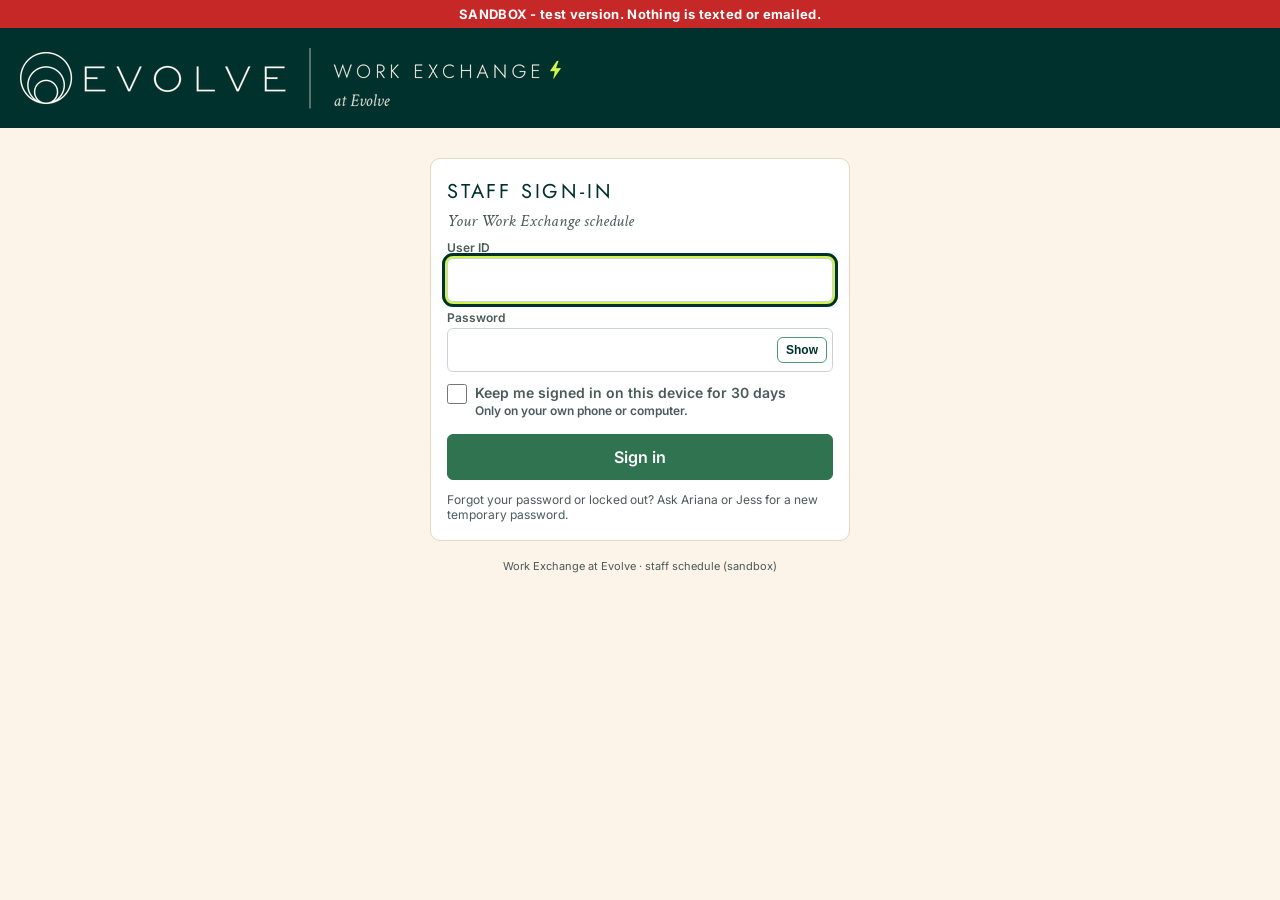
<file: index.html>
<!DOCTYPE html>
<html lang="en" class="fb-wait">
<head>
<meta charset="utf-8">
<meta http-equiv="Content-Security-Policy" content="default-src 'none'; script-src 'self'; style-src 'self'; img-src 'self'; font-src 'self'; connect-src https://script.google.com https://script.googleusercontent.com; base-uri 'none'; form-action 'none'; object-src 'none'; manifest-src 'self'">
<meta name="referrer" content="no-referrer">
<meta name="viewport" content="width=device-width, initial-scale=1">
<meta name="robots" content="noindex,nofollow">
<meta name="theme-color" content="#01312d">
<title>Work Exchange at Evolve - Staff sign-in (SANDBOX)</title>
<link rel="icon" type="image/png" sizes="32x32" href="img/evolve_icon_32.png">
<link rel="apple-touch-icon" sizes="192x192" href="img/ee_app_icon_192.png">
<link rel="stylesheet" href="styles.css">
<noscript><link rel="stylesheet" href="noscript.css"></noscript>
<!-- Framing: GitHub Pages cannot send X-Frame-Options or a CSP frame-ancestors header, and browsers ignore
     frame-ancestors in a <meta> CSP. So the page starts hidden (html.fb-wait) and app.js shows it only when it is
     the top window; if framed it stays blank and tries to break out. This stops clickjacking in browsers with JS on;
     the real fix is serving it from a host that can send headers (e.g. evolvegvl.com behind a proxy/CDN). -->
</head>
<body class="portal">
<div class="sandbox">SANDBOX - test version. Nothing is texted or emailed.</div>
<header>
  <h1 class="brand has-lockup" aria-label="Work Exchange at Evolve - Staff schedule">
    <img class="brand-lockup" src="img/ee_header_lockup.png" srcset="img/ee_header_lockup.png 1x, img/ee_header_lockup@2x.png 2x" width="600" height="120" alt="">
    <span class="brand-compact" aria-hidden="true">
      <span class="brand-evolve"><img class="brand-logo" src="img/evolve_logo_cream_400.png" alt=""></span><span class="brand-rule"></span>
      <span class="brand-sub"><span class="brand-ee">Work Exchange<svg class="brand-bolt" viewBox="0 0 12 18" aria-hidden="true"><path d="M7.5 0 0 10.2h4.6L3.6 18 12 7.2H7.2z" fill="#cdf549"/></svg></span><span class="brand-at">at Evolve</span></span>
    </span>
  </h1>
  <span class="who" id="who"></span>
</header>
<div id="offline" class="offline hide">You look offline. Your schedule will load when you reconnect.</div>
<nav id="nav"></nav>
<main id="main"><div class="empty">Loading...</div></main>
<noscript><div>This page needs JavaScript turned on to show your schedule.</div></noscript>
<div id="toast" role="status" aria-live="polite"></div>
<script src="config.js"></script>
<script src="app.js"></script>
</body>
</html>
</file>
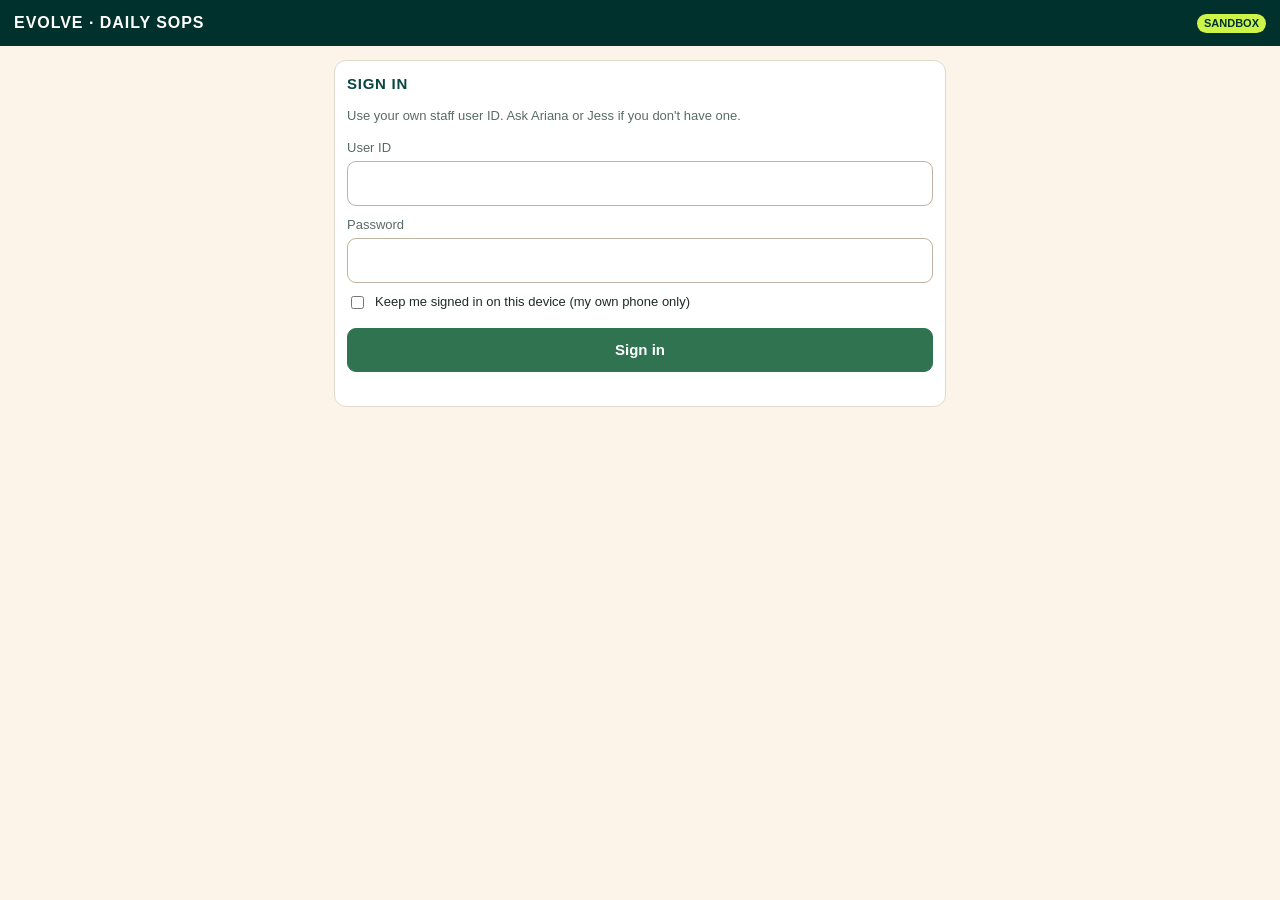
<file: sop/index.html>
<!DOCTYPE html>
<html lang="en" class="fb-wait">
<head>
<meta charset="utf-8">
<meta http-equiv="Content-Security-Policy" content="default-src 'none'; script-src 'self'; style-src 'self'; img-src 'self'; connect-src https://script.google.com https://script.googleusercontent.com; base-uri 'none'; form-action 'none'; object-src 'none'">
<meta name="referrer" content="no-referrer">
<meta name="viewport" content="width=device-width, initial-scale=1">
<meta name="robots" content="noindex,nofollow">
<meta name="theme-color" content="#01312d">
<title>Evolve · Daily SOPs (SANDBOX)</title>
<link rel="icon" type="image/png" sizes="32x32" href="../img/evolve_icon_32.png">
<link rel="stylesheet" href="styles.css">
<noscript><link rel="stylesheet" href="noscript.css"></noscript>
<!-- Static copy of the Evolve staff SOP portal (built by tools/build_pages.js; do not edit here). GitHub Pages can't send
     X-Frame-Options / frame-ancestors, so the page starts hidden and app.js shows it only as the top window. -->
</head>
<body>
<header><h1>Evolve · Daily SOPs</h1><span class="sb">SANDBOX</span><button class="link hide" id="out">Sign out</button></header>
<main id="app"><div class="empty">Loading…</div></main>
<div class="sheet" id="sheet"><div id="sheetIn"></div></div>
<noscript><div class="empty">This page needs JavaScript turned on.</div></noscript>
<script src="config.js"></script>
<script src="app.js"></script>
</body>
</html>
</file>
<file: styles.css>
/* Self-hosted Google Fonts (SIL Open Font License 1.1), latin subset. No third-party requests. */
@font-face{font-family:"Jost";font-style:normal;font-weight:300 500;font-display:swap;src:url(fonts/jost-latin-var.woff2) format("woff2")}
@font-face{font-family:"Inter";font-style:normal;font-weight:400 700;font-display:swap;src:url(fonts/inter-latin-var.woff2) format("woff2")}
@font-face{font-family:"Crimson Text";font-style:normal;font-weight:400;font-display:swap;src:url(fonts/crimson-text-latin.woff2) format("woff2")}
@font-face{font-family:"Crimson Text";font-style:italic;font-weight:400;font-display:swap;src:url(fonts/crimson-text-italic-latin.woff2) format("woff2")}

/* Evolve brand palette (evolvegvl.com). Contrast checked with tools/contrast.py (WCAG AA).
   --ev-green is the raw brand green (borders/accents only: white text on it is 3.37:1, fails AA);
   --ev-green-btn is a darker shade of it for filled buttons (white text 5.69:1). */
:root{--ev-teal:#01312d;--ev-teal-2:#0a4640;--ev-cream:#fcf3e9;--ev-cream-2:#f3e7d7;--ev-green:#4c9b71;--ev-green-btn:#2f7350;--ev-green-btn-h:#255c40;--ev-lime:#cdf549;--ev-gray:#a3afb3;--ev-muted:#4a5b58;--ev-line:#e3d7c6;
  --ev-head:"Jost","Futura","Century Gothic","Avenir Next",-apple-system,"Segoe UI",sans-serif;--ev-serif:"Crimson Text",Georgia,"Times New Roman",serif;
  --ev-body:"Inter",-apple-system,BlinkMacSystemFont,"Segoe UI",Roboto,Helvetica,Arial,sans-serif}
*{box-sizing:border-box}
html,body{margin:0;padding:0}
body{font-family:var(--ev-body);color:var(--ev-teal);background:var(--ev-cream);font-size:14px;overflow-x:hidden;overflow-y:auto;-webkit-text-size-adjust:100%}
.sandbox{position:sticky;top:0;z-index:50;background:#c62828;color:#fff;font-weight:700;text-align:center;padding:6px 10px;font-size:13px;letter-spacing:.3px}
header{display:flex;flex-wrap:wrap;align-items:center;gap:8px 14px;padding:12px 18px;background:var(--ev-teal);color:var(--ev-cream)}
header .who{margin-left:auto;font-size:12px;color:var(--ev-cream)}
h1.brand{display:flex;align-items:center;margin:0;font-weight:400;min-width:0;flex:0 0 auto}
.brand-lockup{display:block;width:600px;height:120px;object-fit:contain;object-position:left center;margin:-22px 0 -22px -14px;flex:0 0 auto}
.brand-compact{display:none;align-items:center;gap:10px}
h1.brand.has-lockup .brand-compact{display:none}.brand-compact.always{display:flex}
.brand-evolve{display:flex;align-items:center}
.brand-logo{height:26px;width:auto;display:block}
.brand-evolve-text{font-family:var(--ev-head);font-weight:300;font-size:26px;line-height:1;letter-spacing:.22em;color:var(--ev-cream)}
.brand-rule{width:1px;align-self:stretch;min-height:30px;background:var(--ev-gray)}
.brand-sub{display:flex;flex-direction:column;line-height:1.15}
.brand-ee{font-family:var(--ev-head);font-weight:400;font-size:14px;letter-spacing:.2em;text-transform:uppercase;color:var(--ev-cream);white-space:nowrap}
.brand-bolt{width:8px;height:12px;margin-left:5px;vertical-align:-1px}
.brand-at{font-family:var(--ev-serif);font-style:italic;font-size:14px;color:var(--ev-cream)}
:focus-visible{outline:3px solid var(--ev-teal);outline-offset:2px;box-shadow:0 0 0 5px var(--ev-lime)}
.badge{display:inline-block;border-radius:10px;padding:1px 8px;font-size:11px;font-weight:600;background:#e4e7eb;color:#323f4b}
.badge.mgr{background:var(--ev-lime);color:var(--ev-teal)}.badge.red{background:#c62828;color:#fff}
nav{display:flex;gap:4px;padding:0 12px;background:var(--ev-teal-2);border-bottom:3px solid var(--ev-green);overflow-x:auto;-webkit-overflow-scrolling:touch}
nav button{border:0;background:none;padding:12px 12px 10px;font-family:var(--ev-head);font-size:13px;font-weight:500;letter-spacing:.14em;text-transform:uppercase;cursor:pointer;color:var(--ev-gray);border-bottom:3px solid transparent;white-space:nowrap}
nav button:hover{color:var(--ev-cream)}
nav button.on{color:var(--ev-lime);border-bottom-color:var(--ev-lime)}
nav button:focus-visible{outline:3px solid var(--ev-lime);outline-offset:-3px;box-shadow:none}
main{padding:12px 16px 60px}
.toolbar{display:flex;flex-wrap:wrap;gap:8px;align-items:center;margin-bottom:10px}
.toolbar .wk{font-family:var(--ev-head);font-weight:400;font-size:18px;letter-spacing:.04em;min-width:170px}
button.b{border:1px solid #b9c3c1;background:#fff;color:var(--ev-teal);border-radius:6px;padding:6px 12px;cursor:pointer;font-size:13px;font-family:inherit;font-weight:500}
button.b:hover{background:#f6efe4;border-color:var(--ev-green)}
button.p{background:var(--ev-green-btn);border-color:var(--ev-green-btn);color:#fff;font-weight:600}button.p:hover{background:var(--ev-green-btn-h);border-color:var(--ev-green-btn-h)}
button#today{border-color:var(--ev-green);color:var(--ev-teal);font-weight:600;box-shadow:inset 0 -3px 0 var(--ev-lime)}
button.d{background:#fff;border-color:#e57373;color:#c62828}
button.b[disabled]{opacity:.5;cursor:not-allowed}
.pubstate{font-size:12px;color:var(--ev-muted)}
.legend{display:flex;flex-wrap:wrap;gap:10px;font-size:12px;margin:0 0 8px}
.legend span i{display:inline-block;width:10px;height:10px;border-radius:2px;margin-right:4px;vertical-align:-1px}
.gridwrap{overflow-x:auto;background:#fff;border:1px solid var(--ev-line);border-radius:8px}
table.grid{border-collapse:collapse;width:100%;min-width:980px;table-layout:fixed}
.grid th,.grid td{border-right:1px solid #eee5d8;border-bottom:1px solid #eee5d8;vertical-align:top;padding:4px}
.grid th{background:var(--ev-cream-2);font-size:12px;font-weight:600;text-align:left;padding:6px}
.grid th.today{background:var(--ev-lime);color:var(--ev-teal);box-shadow:inset 0 -3px 0 var(--ev-teal)}
.grid th.staffcol,.grid td.staffcol{width:170px;position:sticky;left:0;background:#fff;z-index:2}
.grid th.staffcol{background:var(--ev-cream-2)}
.grid td.cell{height:64px;position:relative;cursor:pointer}
.grid td.cell:hover{background:#fbf7f0}
.grid td.cell.unavail{background:repeating-linear-gradient(45deg,#f1f1f1,#f1f1f1 6px,#e6e6e6 6px,#e6e6e6 12px)}
.grid td.cell.partial{background:#f7f7f7}
.grid td.cell.drop{outline:2px dashed var(--ev-green-btn);outline-offset:-3px}
.avail{font-size:10px;color:var(--ev-muted);display:block;margin-bottom:2px}
.to{display:block;font-size:11px;font-weight:600;border-radius:4px;padding:1px 4px;margin-bottom:3px;background:#ffcdd2;color:#b71c1c}
.to.pending{background:#fff;border:1px dashed #e57373}
.staffname{font-weight:600}.staffsub{font-size:11px;color:var(--ev-muted)}
.hrbar{height:4px;background:#e4e7eb;border-radius:2px;margin-top:3px;overflow:hidden}.hrbar i{display:block;height:100%;background:var(--ev-green)}.hrbar.over i{background:#c62828}
.openrow td{background:#e9f3ec}
.chip{display:block;border-radius:5px;padding:3px 5px 3px 7px;margin-bottom:3px;font-size:12px;line-height:1.25;background:#fff;border:1px solid #d9e2ec;border-left:5px solid #888;cursor:grab;box-shadow:0 1px 1px rgba(0,0,0,.04)}
.chip .t{font-weight:600}.chip .pos{color:#3d4f4c}
.chip.draft{background:repeating-linear-gradient(135deg,#fff,#fff 8px,#f6f8fa 8px,#f6f8fa 16px)}
.chip.removing{opacity:.55;text-decoration:line-through}
.chip .st{float:right;font-size:9px;font-weight:700;text-transform:uppercase;border-radius:3px;padding:0 3px;margin-left:3px}
.st.draft{background:#e4e7eb;color:#52606d}.st.changed{background:#fff3c4;color:#8d6e00}.st.removing{background:#ffcdd2;color:#b71c1c}
.chip .warn{color:#b26a00;font-weight:700}
.dayfoot td{font-size:11px;color:var(--ev-muted);background:var(--ev-cream-2)}
.card{background:#fff;border:1px solid var(--ev-line);border-radius:10px;padding:12px;margin-bottom:10px}
.card h3{margin:0 0 6px}
h3{font-family:var(--ev-head);font-weight:400;font-size:15px;letter-spacing:.16em;text-transform:uppercase}
.muted{color:var(--ev-muted);font-size:12px}
.shiftcard{display:flex;gap:10px;align-items:flex-start;background:#fff;border:1px solid var(--ev-line);border-left:6px solid #888;border-radius:10px;padding:10px 12px;margin-bottom:8px}
.shiftcard .when{font-weight:700;font-size:15px}.shiftcard .grow{flex:1;min-width:0}
.shiftcard .act{display:flex;flex-direction:column;gap:6px}
.datehead{font-family:var(--ev-head);font-size:13px;font-weight:500;letter-spacing:.16em;color:var(--ev-teal);text-transform:uppercase;margin:14px 2px 6px}
.stats{display:flex;gap:10px;flex-wrap:wrap}.stat{flex:1;min-width:130px;background:#fff;border:1px solid var(--ev-line);border-radius:10px;padding:10px}.stat b{font-size:20px;display:block}
.wrapmax{max-width:720px}
table.list{width:100%;border-collapse:collapse;background:#fff;font-size:13px}
.list th,.list td{border-bottom:1px solid #e4e7eb;padding:6px 8px;text-align:left;vertical-align:top}
.list th{background:var(--ev-cream-2);font-size:12px}
.listwrap{overflow-x:auto;border:1px solid var(--ev-line);border-radius:8px;margin-bottom:14px}
.pill{border-radius:10px;padding:1px 8px;font-size:11px;font-weight:600}.pill.pending{background:#fff3c4;color:#8d6e00}.pill.approved{background:#c8e6c9;color:#1b5e20}.pill.denied,.pill.cancelled,.pill.closed{background:#eceff1;color:#546e7a}.pill.fulfilled{background:#c8e6c9;color:#1b5e20}
.form label{display:block;font-size:12px;font-weight:600;color:var(--ev-muted);margin:8px 0 3px}
.form input,.form select,.form textarea{width:100%;padding:8px;border:1px solid #cbd2d9;border-radius:6px;font-size:14px;font-family:inherit;background:#fff}
.row2{display:flex;gap:10px}.row2>div{flex:1;min-width:0}
.modalbg{position:fixed;inset:0;background:rgba(1,49,45,.55);display:flex;align-items:flex-start;justify-content:center;z-index:100;overflow-y:auto;padding:30px 10px}
.modal{background:#fff;border-radius:12px;padding:16px 18px;width:100%;max-width:440px;box-shadow:0 10px 30px rgba(0,0,0,.2)}
.modal h2{margin:0 0 4px;font-family:var(--ev-head);font-weight:400;font-size:17px;letter-spacing:.14em;text-transform:uppercase}
.modal .btns{display:flex;gap:8px;justify-content:flex-end;margin-top:14px;flex-wrap:wrap}
.warnbox{background:#fff8e1;border:1px solid #ffcc80;border-radius:6px;padding:8px;margin-top:10px;font-size:13px}
.errbox{background:#ffebee;border:1px solid #ef9a9a;border-radius:6px;padding:8px;margin-top:10px;font-size:13px;color:#b71c1c}
#toast{position:fixed;bottom:16px;left:50%;transform:translateX(-50%);background:var(--ev-teal);color:#fff;padding:9px 16px;border-radius:8px;font-size:13px;z-index:200;display:none;max-width:90vw}
.availrow{display:flex;gap:8px;align-items:center;flex-wrap:wrap;padding:6px 0;border-bottom:1px solid #eef1f4}
.availrow .d{width:42px;font-weight:700}.availrow select{width:auto;flex:0 0 auto}.availrow input{width:110px}
.empty{padding:16px;text-align:center;color:var(--ev-muted);background:#fff;border:1px dashed #cbd2d9;border-radius:10px}
.temppw{font-family:ui-monospace,Menlo,Consolas,monospace;font-size:22px;font-weight:700;letter-spacing:.06em;background:#fff;border:2px dashed var(--ev-green);border-radius:8px;padding:8px 10px;margin:8px 0;text-align:center;user-select:all}
code{font-family:ui-monospace,Menlo,Consolas,monospace;font-size:12px;background:var(--ev-cream-2);border-radius:4px;padding:1px 5px}
.previewbar{background:#e9f3ec;border:1px solid var(--ev-green);border-radius:8px;padding:8px 10px;margin-bottom:10px;font-size:13px}
@media (max-width:820px){h1.brand.has-lockup .brand-lockup{display:none}h1.brand.has-lockup .brand-compact{display:flex}}
@media (max-width:600px){main{padding:10px 10px 60px}header{padding:10px 12px}header .who{margin-left:0;width:100%}.shiftcard{flex-wrap:wrap}.shiftcard .act{flex-direction:row;width:100%}.shiftcard .act button{flex:1}}

/* ---- portal (from portal/own/PortalIndex.html) ---- */
.portal header .who{display:flex;align-items:center;gap:8px}
.signin{max-width:420px;margin:18px auto 0}
.signin .card{padding:18px 16px}
.signin h2{font-family:var(--ev-head);font-weight:400;font-size:20px;letter-spacing:.14em;text-transform:uppercase;margin:0 0 4px}
.signin .lead{font-family:var(--ev-serif);font-style:italic;font-size:17px;color:var(--ev-muted);margin:0 0 6px}
.signin .form input[type=text],.signin .form input[type=password]{font-size:16px;padding:11px 10px}
.signin .check{display:flex;gap:8px;align-items:flex-start;margin:12px 0 4px;font-size:14px}
.signin .check input{width:20px;height:20px;margin:0;flex:0 0 auto}
.signin button.big{width:100%;padding:12px;font-size:16px;margin-top:12px}
.pwrow{position:relative}.pwrow input{padding-right:64px!important}
.pwrow .show{position:absolute;right:6px;top:50%;transform:translateY(-50%);border:1px solid var(--ev-green);background:#fff;color:var(--ev-teal);border-radius:6px;font-size:12px;padding:5px 8px;cursor:pointer;font-weight:600}
.rules{font-size:12px;color:var(--ev-muted);margin:6px 0 0;padding-left:18px}
.foot{font-size:11px;color:var(--ev-muted);text-align:center;margin:18px 0}
button.signout{border:1px solid var(--ev-lime);background:transparent;color:var(--ev-cream);border-radius:6px;padding:6px 10px;font-size:12px;cursor:pointer;font-weight:600;letter-spacing:.06em}
button.signout:hover{background:var(--ev-teal-2)}
nav:empty{display:none}

/* ---- static page additions (no inline styles: the CSP is style-src 'self') ---- */
.hide{display:none!important}
.mt12{margin:12px 0 0}.mb6{margin:0 0 6px}.mt18{margin-top:18px}.mt10{margin-top:10px}
h3.sec{margin:16px 2px 4px}h3.sec2{margin:18px 2px 4px}
.card.tight{padding:8px 10px}
.offline{background:#fff8e1;border-bottom:1px solid #ffcc80;color:#5d4300;text-align:center;font-size:13px;padding:6px 10px}
noscript div{padding:24px 16px;text-align:center}

/* frame-buster: hidden until app.js confirms this is the top window (see index.html) */
html.fb-wait body{visibility:hidden}
html.fb-framed body{visibility:hidden}

/* small phones (QA M2: header was 31px too wide at 320px; L4: nav tabs hidden off-screen) */
@media (max-width:420px){.brand-compact{gap:8px}.brand-logo{height:20px}.brand-evolve-text{font-size:20px;letter-spacing:.16em}.brand-ee{font-size:12px;letter-spacing:.12em}.brand-at{font-size:13px}.brand-rule{min-height:24px}}
@media (max-width:340px){.brand-compact{gap:6px}.brand-logo{height:17px}.brand-ee{font-size:11px;letter-spacing:.08em}.brand-bolt{margin-left:3px}}
@media (max-width:600px){nav{flex-wrap:wrap;overflow-x:visible;padding:0 6px;gap:0 2px}nav button{padding:10px 8px 8px;font-size:12px;letter-spacing:.08em}}
</file>
<file: noscript.css>
html.fb-wait body{visibility:visible}
</file>
<file: sop/styles.css>
/* built from portal/own/SopPortalIndex.html by tools/build_pages.js */
:root{--teal:#01312d;--teal2:#0a4640;--cream:#fcf3e9;--green:#2f7350;--lime:#cdf549;--ink:#1d2b29;--mut:#5b6b68;--red:#b3261e;--amber:#8a5a00;--line:#e3d8c9}
*{box-sizing:border-box}body{margin:0;font:15px/1.4 -apple-system,Segoe UI,Roboto,Inter,sans-serif;background:var(--cream);color:var(--ink)}
header{background:var(--teal);color:#fff;padding:12px 14px;display:flex;align-items:center;gap:10px;position:sticky;top:0;z-index:5}
header h1{font-size:16px;margin:0;letter-spacing:.06em;text-transform:uppercase;font-weight:600;flex:1}
header .sb{font-size:11px;background:var(--lime);color:var(--teal);border-radius:10px;padding:2px 7px;font-weight:700}
main{padding:14px;max-width:640px;margin:0 auto}
.card{background:#fff;border:1px solid var(--line);border-radius:12px;padding:12px;margin:0 0 10px}
h2{font-size:15px;margin:16px 0 8px;color:var(--teal2);text-transform:uppercase;letter-spacing:.05em}
label{display:block;font-size:13px;color:var(--mut);margin:10px 0 4px}
input[type=text],input[type=password],textarea,select{width:100%;font:inherit;padding:11px;border:1px solid #bfb3a3;border-radius:9px;background:#fff}
textarea{min-height:70px}
button{font:inherit;border-radius:9px;border:1px solid var(--green);background:#fff;color:var(--green);padding:10px 12px;min-height:44px;cursor:pointer}
button.p{background:var(--green);color:#fff;font-weight:600}button.w{width:100%}button:disabled{opacity:.45}
button.sm{min-height:44px;padding:8px 12px;font-size:14px}
.err{color:var(--red);font-size:14px;margin-top:8px;min-height:1em}.ok{color:var(--green);font-size:14px}
.row{display:flex;gap:8px;align-items:center}.row>*{flex:1}
.run h3{margin:0 0 2px;font-size:16px}.meta{color:var(--mut);font-size:13px}
.chip{display:inline-block;font-size:12px;border-radius:10px;padding:2px 8px;font-weight:600;background:#eee;color:#333}
.chip.late,.chip.missed{background:#fde2df;color:var(--red)}.chip.done{background:#dff1e5;color:var(--green)}.chip.prog{background:#fff1cc;color:var(--amber)}.chip.un{background:#ffe9c7;color:#7a4b00}
.bar{height:6px;background:#eee;border-radius:3px;margin:8px 0 2px;overflow:hidden}.bar i{display:block;height:100%;background:var(--green)}
.step{border-top:1px solid var(--line);padding:10px 0}.step:first-child{border-top:0}
.step .t{display:flex;gap:8px}.step .n{font-weight:700;color:var(--teal2);min-width:22px}.step.Done .tx{text-decoration:line-through;color:var(--mut)}.step.Skipped .tx{color:var(--amber)}
.step .who{font-size:12px;color:var(--mut);margin:3px 0 6px 30px}.step .acts{display:flex;gap:6px;flex-wrap:wrap;margin-left:30px}
.note{font-size:13px;background:#f6f0e6;border-radius:7px;padding:6px 8px;margin:4px 0 6px 30px}
.top{display:flex;justify-content:space-between;align-items:center;gap:8px}.link{background:none;border:0;color:#fff;text-decoration:underline;padding:4px 10px;min-height:44px;min-width:44px}
.back{border:0;background:none;color:var(--green);padding:0 12px 0 0;min-height:44px;margin-bottom:4px}
.sheet{position:fixed;inset:0;background:rgba(0,0,0,.35);display:none;align-items:flex-end;z-index:9}.sheet>div{background:#fff;width:100%;border-radius:14px 14px 0 0;padding:16px;max-width:640px;margin:0 auto}
.empty{color:var(--mut);font-size:14px;padding:6px 2px}
.mt0{margin-top:0}.m0{margin:0}.ml0{margin-left:0}.mt6{margin-top:6px}.mt10{margin-top:10px}.mt12{margin-top:12px}.mb8{margin-bottom:8px}.tkn{margin:-2px 0 8px}
.chk{display:flex;gap:8px;align-items:center;color:var(--ink)}.hide{display:none}.late-box{border-color:var(--red)}
.bar i.w0{width:0%}.bar i.w1{width:1%}.bar i.w2{width:2%}.bar i.w3{width:3%}.bar i.w4{width:4%}.bar i.w5{width:5%}.bar i.w6{width:6%}.bar i.w7{width:7%}.bar i.w8{width:8%}.bar i.w9{width:9%}.bar i.w10{width:10%}.bar i.w11{width:11%}.bar i.w12{width:12%}.bar i.w13{width:13%}.bar i.w14{width:14%}.bar i.w15{width:15%}.bar i.w16{width:16%}.bar i.w17{width:17%}.bar i.w18{width:18%}.bar i.w19{width:19%}.bar i.w20{width:20%}.bar i.w21{width:21%}.bar i.w22{width:22%}.bar i.w23{width:23%}.bar i.w24{width:24%}.bar i.w25{width:25%}.bar i.w26{width:26%}.bar i.w27{width:27%}.bar i.w28{width:28%}.bar i.w29{width:29%}.bar i.w30{width:30%}.bar i.w31{width:31%}.bar i.w32{width:32%}.bar i.w33{width:33%}.bar i.w34{width:34%}.bar i.w35{width:35%}.bar i.w36{width:36%}.bar i.w37{width:37%}.bar i.w38{width:38%}.bar i.w39{width:39%}.bar i.w40{width:40%}.bar i.w41{width:41%}.bar i.w42{width:42%}.bar i.w43{width:43%}.bar i.w44{width:44%}.bar i.w45{width:45%}.bar i.w46{width:46%}.bar i.w47{width:47%}.bar i.w48{width:48%}.bar i.w49{width:49%}.bar i.w50{width:50%}.bar i.w51{width:51%}.bar i.w52{width:52%}.bar i.w53{width:53%}.bar i.w54{width:54%}.bar i.w55{width:55%}.bar i.w56{width:56%}.bar i.w57{width:57%}.bar i.w58{width:58%}.bar i.w59{width:59%}.bar i.w60{width:60%}.bar i.w61{width:61%}.bar i.w62{width:62%}.bar i.w63{width:63%}.bar i.w64{width:64%}.bar i.w65{width:65%}.bar i.w66{width:66%}.bar i.w67{width:67%}.bar i.w68{width:68%}.bar i.w69{width:69%}.bar i.w70{width:70%}.bar i.w71{width:71%}.bar i.w72{width:72%}.bar i.w73{width:73%}.bar i.w74{width:74%}.bar i.w75{width:75%}.bar i.w76{width:76%}.bar i.w77{width:77%}.bar i.w78{width:78%}.bar i.w79{width:79%}.bar i.w80{width:80%}.bar i.w81{width:81%}.bar i.w82{width:82%}.bar i.w83{width:83%}.bar i.w84{width:84%}.bar i.w85{width:85%}.bar i.w86{width:86%}.bar i.w87{width:87%}.bar i.w88{width:88%}.bar i.w89{width:89%}.bar i.w90{width:90%}.bar i.w91{width:91%}.bar i.w92{width:92%}.bar i.w93{width:93%}.bar i.w94{width:94%}.bar i.w95{width:95%}.bar i.w96{width:96%}.bar i.w97{width:97%}.bar i.w98{width:98%}.bar i.w99{width:99%}.bar i.w100{width:100%}
html.fb-wait body{visibility:hidden}
</file>
<file: sop/noscript.css>
html.fb-wait body{visibility:visible}
</file>
